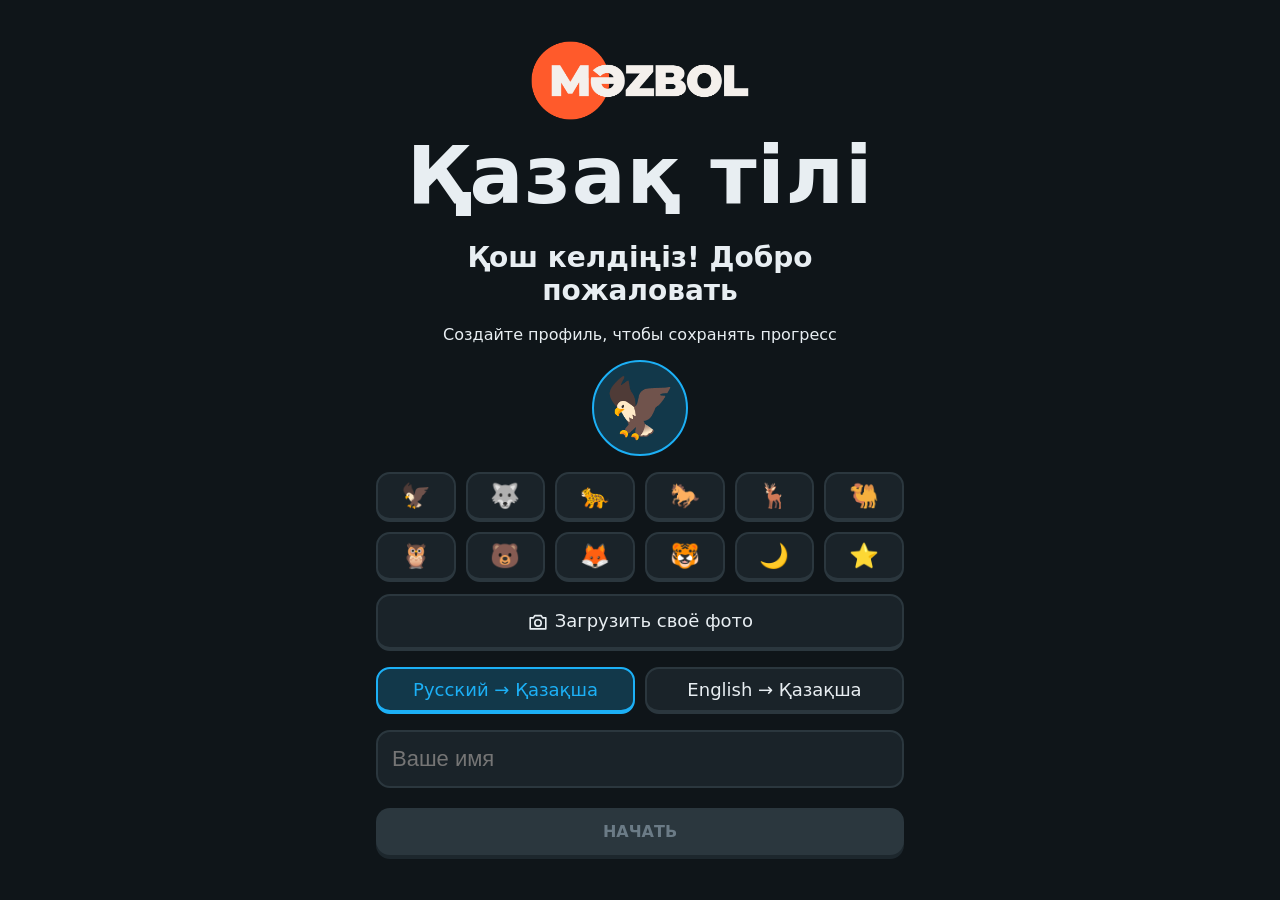
<file: index.html>
<!doctype html>
<html lang="ru">
<head>
  <meta charset="utf-8">
  <meta name="viewport" content="width=device-width, initial-scale=1">
  <title>MƏZBOL</title>
  <link rel="stylesheet" href="style.css">
</head>
<body>
  <div id="app"></div>
  <script src="data.js"></script>
  <script src="lessons2.js"></script>
  <script src="i18n.js"></script>
  <script src="i18n2.js"></script>
  <script src="words.js"></script>
  <script src="scenes.js"></script>
  <script src="gamify.js"></script>
  <script src="games.js"></script>
  <script src="app.js"></script>
</body>
</html>
</file>
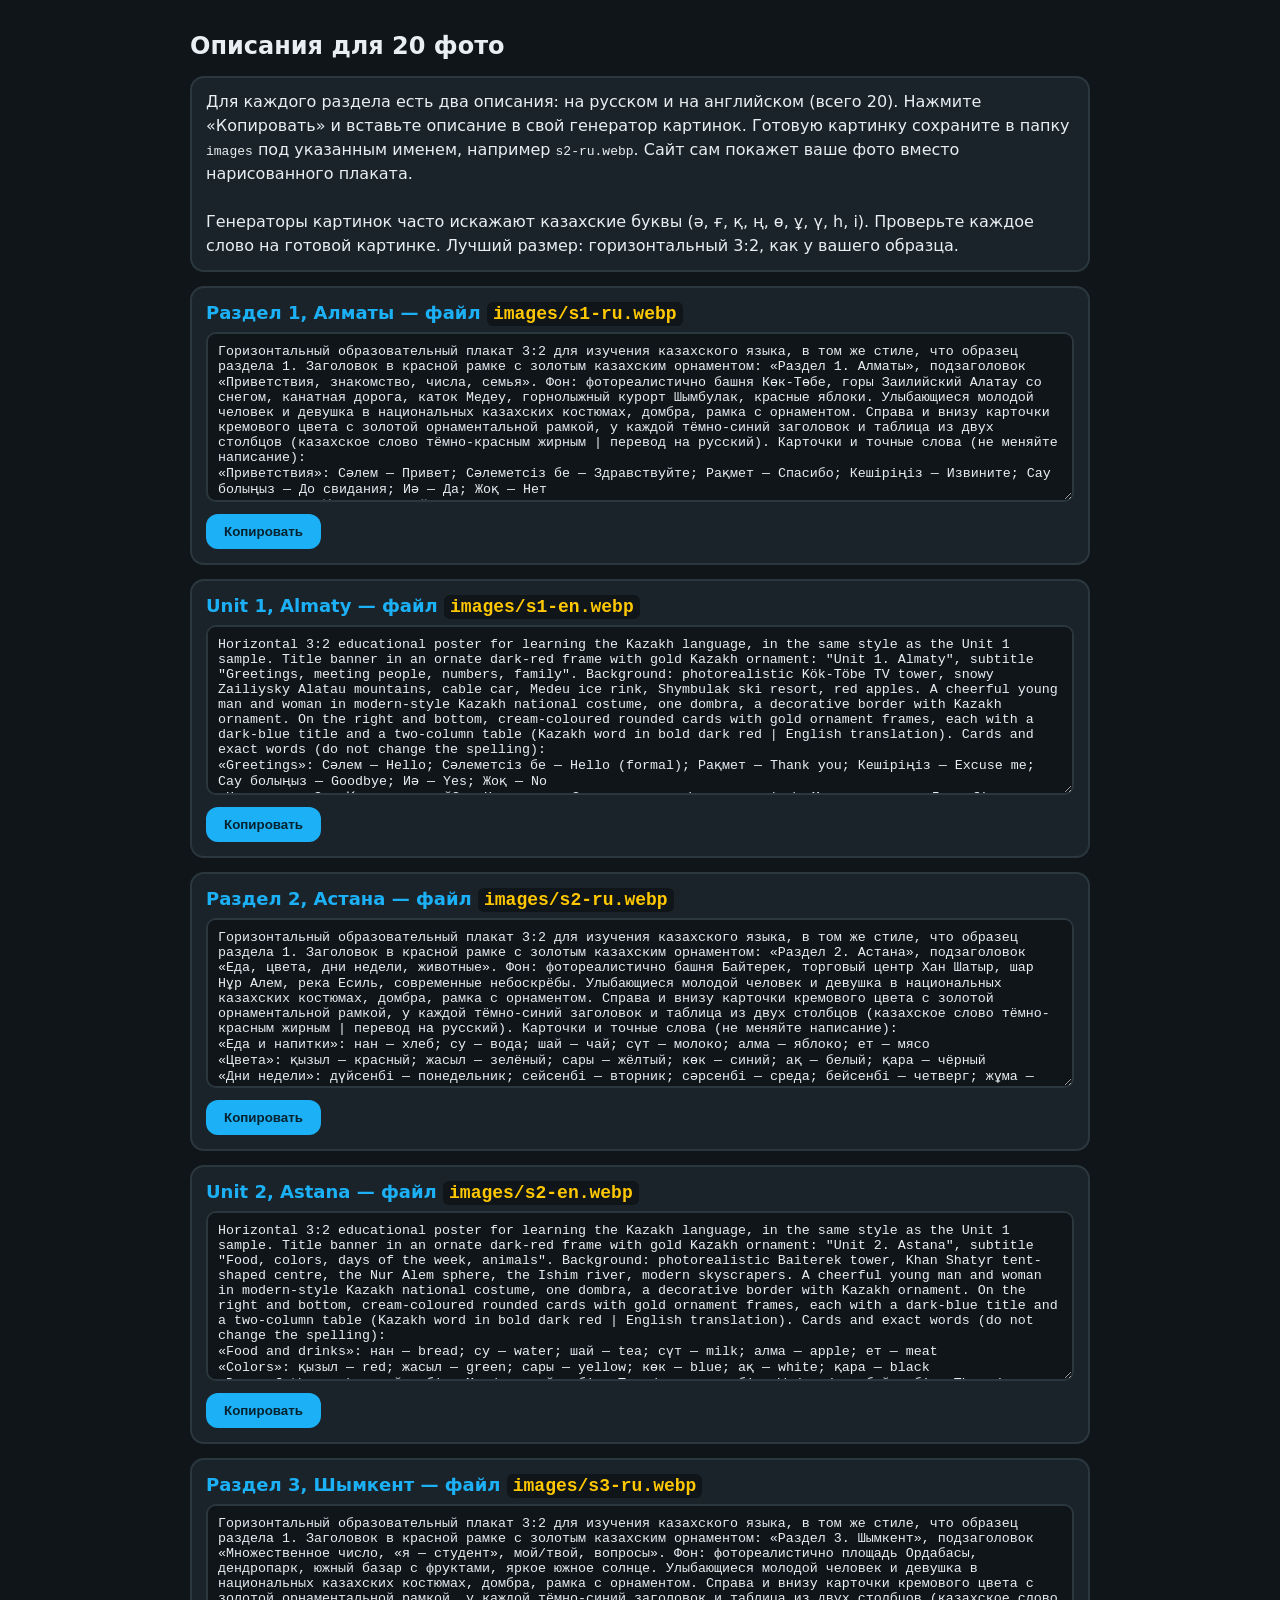
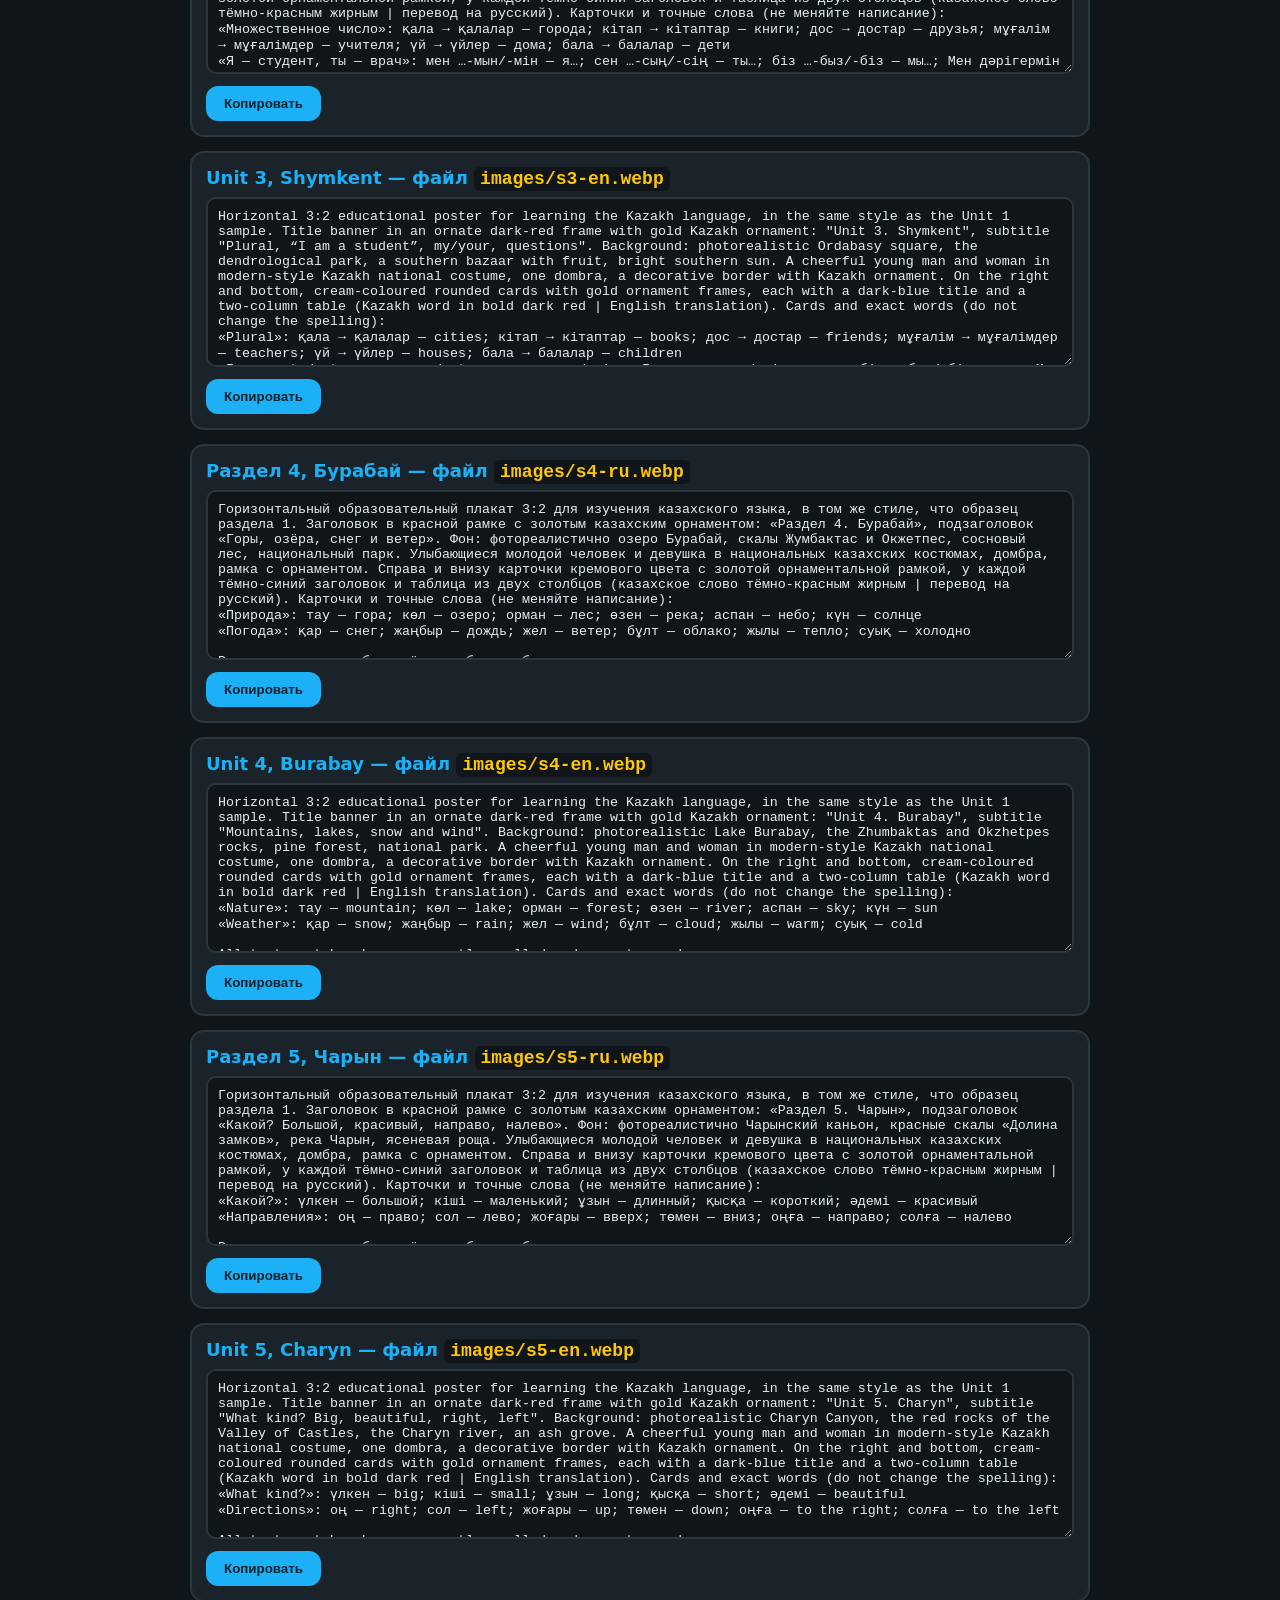
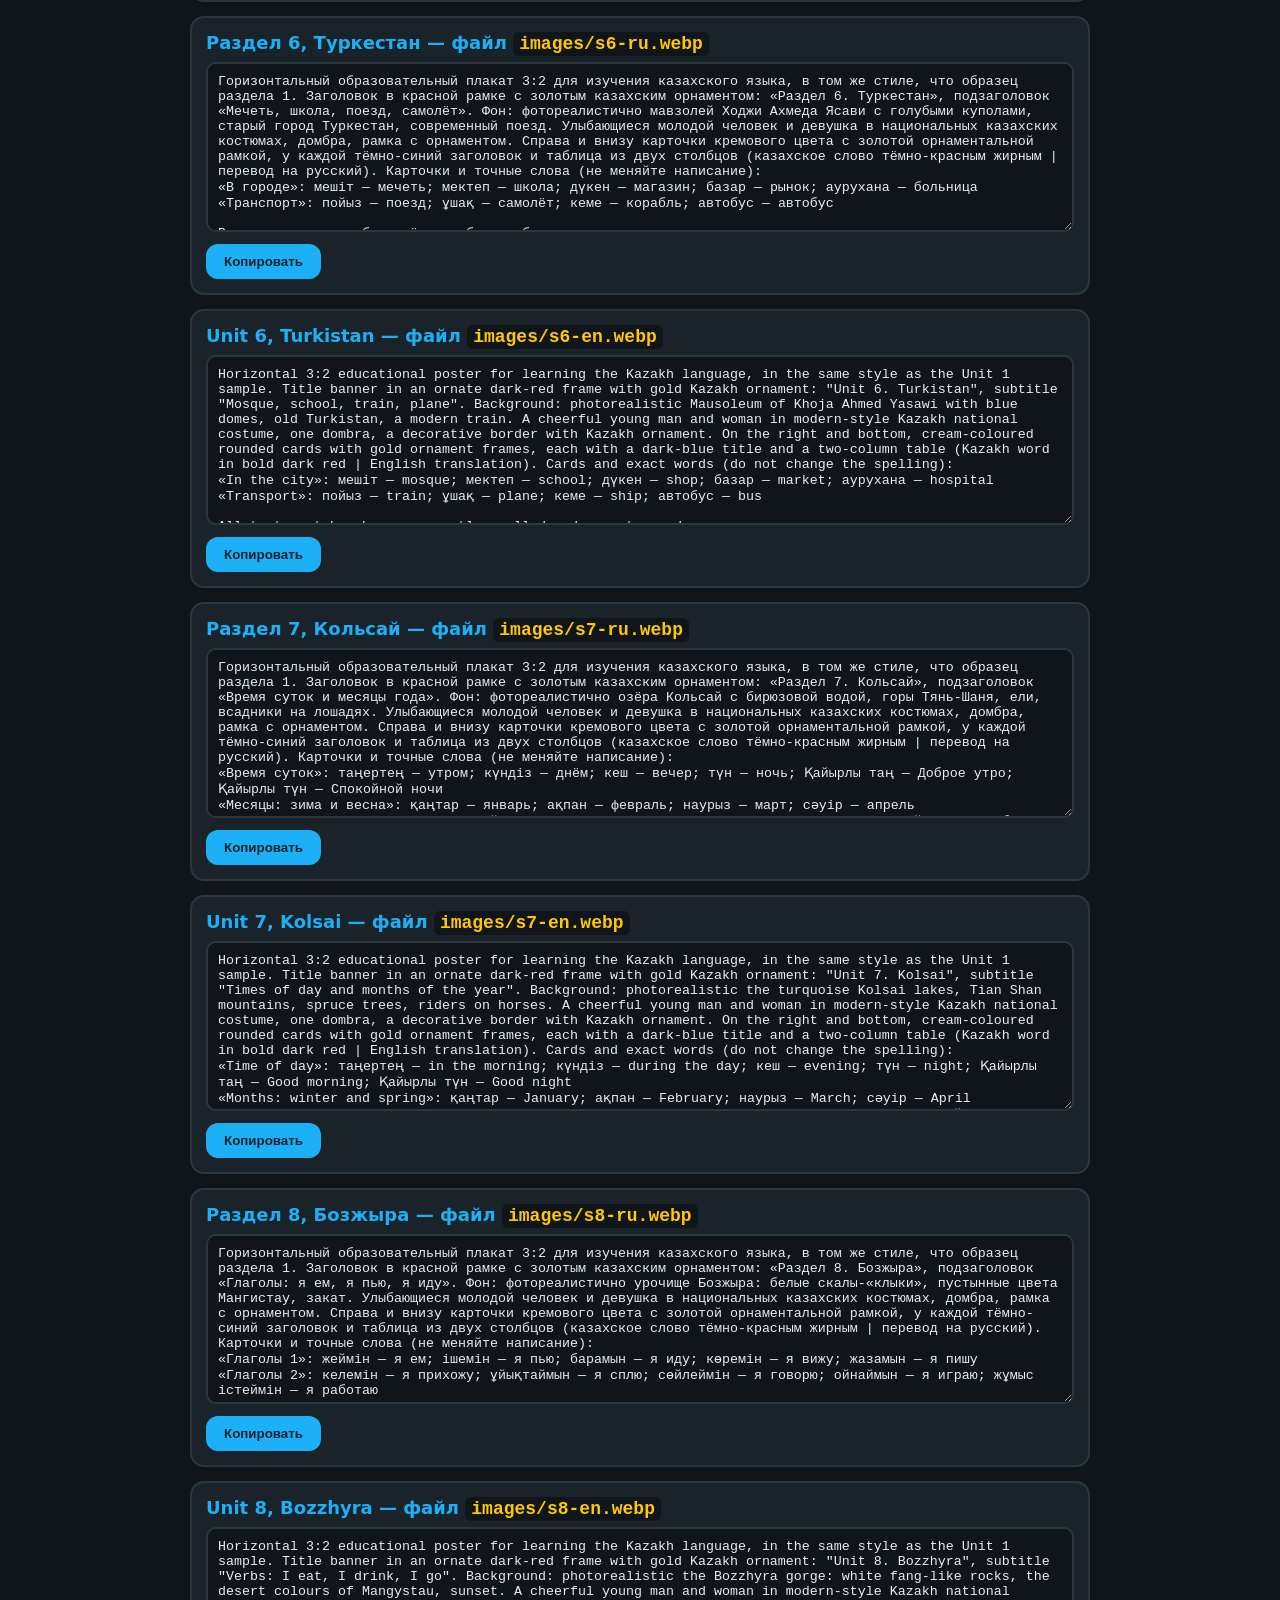
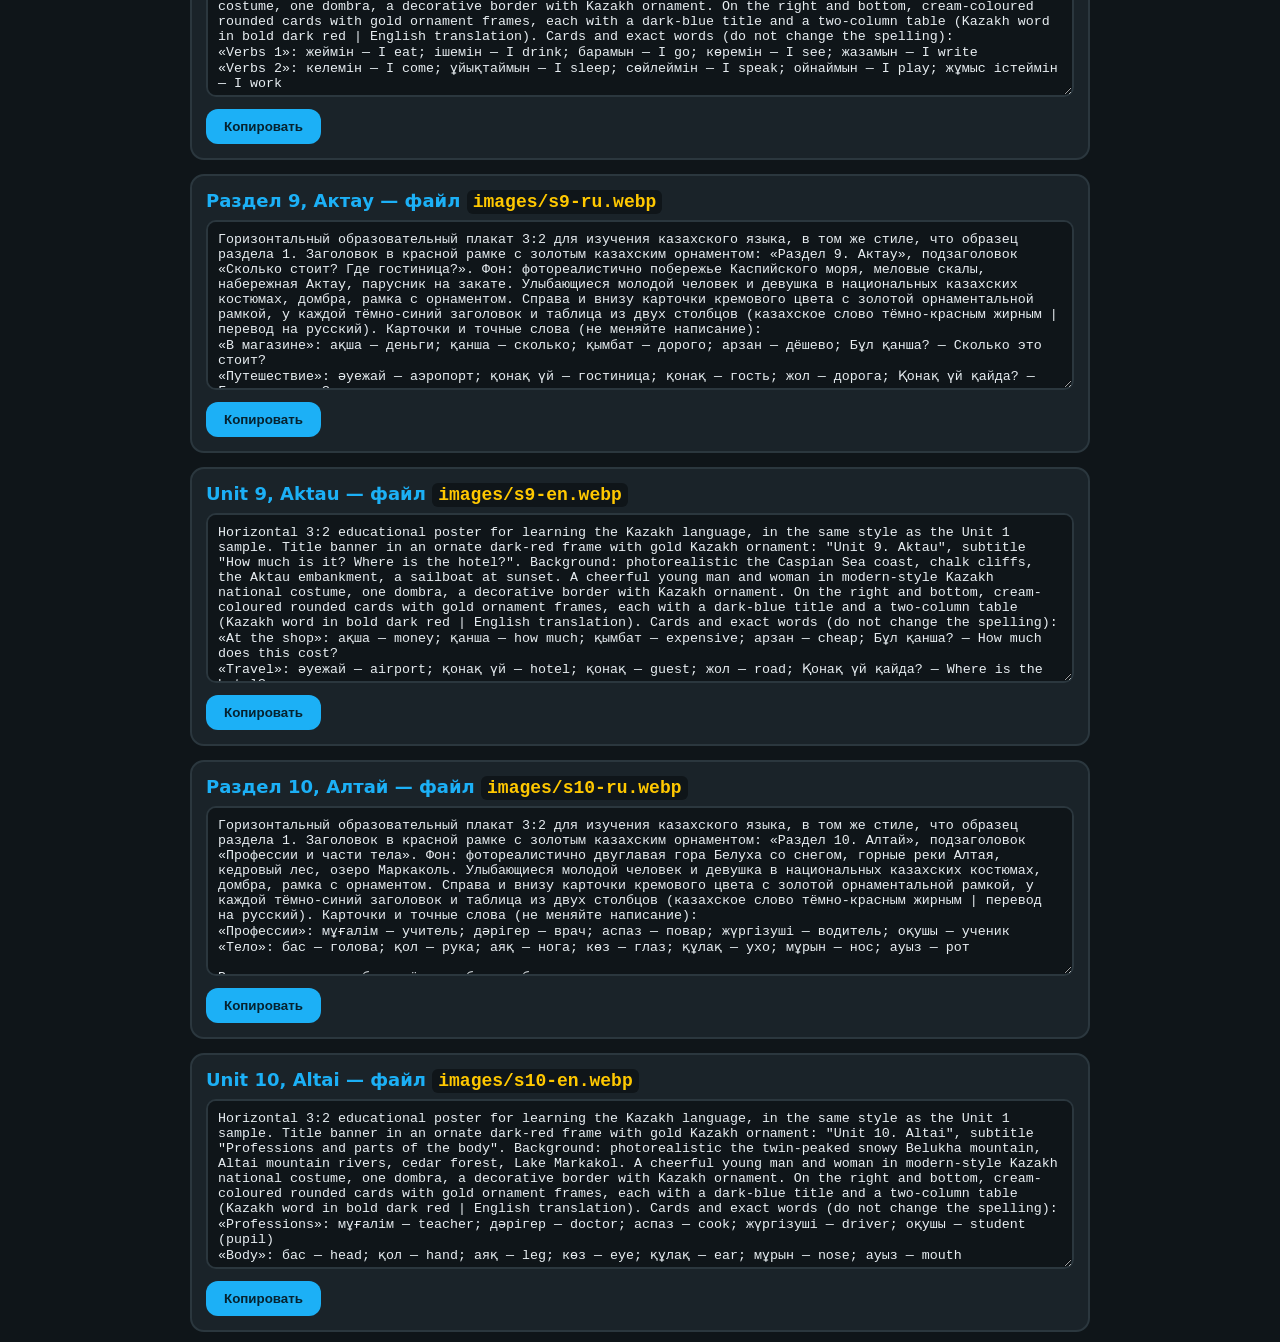
<file: prompts.html>
<!doctype html>
<html lang="ru">
<head>
<meta charset="utf-8">
<meta name="viewport" content="width=device-width, initial-scale=1">
<title>Описания для 20 фото</title>
<style>
body{margin:0;font-family:"Segoe UI",system-ui,Arial,sans-serif;background:#0f1519;color:#e8eef2}
.wrap{max-width:900px;margin:0 auto;padding:16px}
h1{font-size:24px}
.note{background:#1a2329;border:2px solid #2b373e;border-radius:14px;padding:12px 14px;line-height:1.5}
.item{background:#1a2329;border:2px solid #2b373e;border-radius:14px;padding:14px;margin:14px 0}
.item h2{margin:0 0 8px;font-size:18px;color:#1cb0f6}
.item code{background:#0f1519;border-radius:6px;padding:2px 6px;color:#ffc800}
.item textarea{width:100%;min-height:170px;box-sizing:border-box;background:#0f1519;color:#e8eef2;border:2px solid #2b373e;border-radius:10px;padding:10px;font:14px/1.5 inherit;resize:vertical}
button{border:0;border-radius:12px;padding:10px 18px;font-weight:800;color:#06222f;background:#1cb0f6;cursor:pointer;margin-top:8px}
.ok{color:#3ecf6b;font-weight:700;margin-left:10px}
</style>
</head>
<body>
<div class="wrap">
  <h1>Описания для 20 фото</h1>
  <div class="note">
    Для каждого раздела есть два описания: на русском и на английском (всего 20). Нажмите «Копировать» и вставьте описание в свой генератор картинок.
    Готовую картинку сохраните в папку <code>images</code> под указанным именем, например <code>s2-ru.webp</code>.
    Сайт сам покажет ваше фото вместо нарисованного плаката.<br><br>
    Генераторы картинок часто искажают казахские буквы (ә, ғ, қ, ң, ө, ұ, ү, һ, і). Проверьте каждое слово на готовой картинке.
    Лучший размер: горизонтальный 3:2, как у вашего образца.
  </div>
  <div id="list"></div>
</div>
<script src="data.js"></script>
<script src="lessons2.js"></script>
<script src="i18n.js"></script>
<script src="i18n2.js"></script>
<script src="words.js"></script>
<script>
(function () {
  var PL = ['Алматы', 'Астана', 'Шымкент', 'Бурабай', 'Чарын', 'Туркестан', 'Кольсай', 'Бозжыра', 'Актау', 'Алтай'];
  var PLEN = ['Almaty', 'Astana', 'Shymkent', 'Burabay', 'Charyn', 'Turkistan', 'Kolsai', 'Bozzhyra', 'Aktau', 'Altai'];
  var SIGHTS = [
    ['башня Көк-Төбе, горы Заилийский Алатау со снегом, канатная дорога, каток Медеу, горнолыжный курорт Шымбулак, красные яблоки', 'Kök-Töbe TV tower, snowy Zailiysky Alatau mountains, cable car, Medeu ice rink, Shymbulak ski resort, red apples'],
    ['башня Байтерек, торговый центр Хан Шатыр, шар Нұр Алем, река Есиль, современные небоскрёбы', 'Baiterek tower, Khan Shatyr tent-shaped centre, the Nur Alem sphere, the Ishim river, modern skyscrapers'],
    ['площадь Ордабасы, дендропарк, южный базар с фруктами, яркое южное солнце', 'Ordabasy square, the dendrological park, a southern bazaar with fruit, bright southern sun'],
    ['озеро Бурабай, скалы Жумбактас и Окжетпес, сосновый лес, национальный парк', 'Lake Burabay, the Zhumbaktas and Okzhetpes rocks, pine forest, national park'],
    ['Чарынский каньон, красные скалы «Долина замков», река Чарын, ясеневая роща', 'Charyn Canyon, the red rocks of the Valley of Castles, the Charyn river, an ash grove'],
    ['мавзолей Ходжи Ахмеда Ясави с голубыми куполами, старый город Туркестан, современный поезд', 'Mausoleum of Khoja Ahmed Yasawi with blue domes, old Turkistan, a modern train'],
    ['озёра Кольсай с бирюзовой водой, горы Тянь-Шаня, ели, всадники на лошадях', 'the turquoise Kolsai lakes, Tian Shan mountains, spruce trees, riders on horses'],
    ['урочище Бозжыра: белые скалы-«клыки», пустынные цвета Мангистау, закат', 'the Bozzhyra gorge: white fang-like rocks, the desert colours of Mangystau, sunset'],
    ['побережье Каспийского моря, меловые скалы, набережная Актау, парусник на закате', 'the Caspian Sea coast, chalk cliffs, the Aktau embankment, a sailboat at sunset'],
    ['двуглавая гора Белуха со снегом, горные реки Алтая, кедровый лес, озеро Маркаколь', 'the twin-peaked snowy Belukha mountain, Altai mountain rivers, cedar forest, Lake Markakol']
  ];
  function tr(s, en) { return en ? (window.I18N.en[s] || s) : s; }
  function cards(u, en) {
    return u.ids.map(function (id) {
      var l = window.LESSONS.filter(function (x) { return x.id === id; })[0];
      var rows = window.LESSON_WORDS[id].map(function (p) { return p[0] + ' — ' + tr(p[1], en); }).join('; ');
      return '«' + tr(l.title, en) + '»: ' + rows;
    }).join('\n');
  }
  function build(ui, en) {
    var u = window.UNITS[ui], place = en ? PLEN[ui] : PL[ui], sub = tr(u.desc, en);
    if (en) {
      return 'Horizontal 3:2 educational poster for learning the Kazakh language, in the same style as the Unit 1 sample. Title banner in an ornate dark-red frame with gold Kazakh ornament: "Unit ' + (ui + 1) + '. ' + place + '", subtitle "' + sub + '". Background: photorealistic ' + SIGHTS[ui][1] + '. A cheerful young man and woman in modern-style Kazakh national costume, one dombra, a decorative border with Kazakh ornament. On the right and bottom, cream-coloured rounded cards with gold ornament frames, each with a dark-blue title and a two-column table (Kazakh word in bold dark red | English translation). Cards and exact words (do not change the spelling):\n' + cards(u, true) + '\n\nAll text must be sharp, correctly spelled and easy to read.';
    }
    return 'Горизонтальный образовательный плакат 3:2 для изучения казахского языка, в том же стиле, что образец раздела 1. Заголовок в красной рамке с золотым казахским орнаментом: «Раздел ' + (ui + 1) + '. ' + place + '», подзаголовок «' + sub + '». Фон: фотореалистично ' + SIGHTS[ui][0] + '. Улыбающиеся молодой человек и девушка в национальных казахских костюмах, домбра, рамка с орнаментом. Справа и внизу карточки кремового цвета с золотой орнаментальной рамкой, у каждой тёмно-синий заголовок и таблица из двух столбцов (казахское слово тёмно-красным жирным | перевод на русский). Карточки и точные слова (не меняйте написание):\n' + cards(u, false) + '\n\nВесь текст должен быть чётким, без ошибок и легко читаемым.';
  }
  var list = document.getElementById('list');
  window.UNITS.forEach(function (u, ui) {
    [['ru', false], ['en', true]].forEach(function (pair) {
      var lang = pair[0], en = pair[1];
      var box = document.createElement('div');
      box.className = 'item';
      var h = document.createElement('h2');
      h.innerHTML = (en ? 'Unit ' : 'Раздел ') + (ui + 1) + ', ' + (en ? PLEN[ui] : PL[ui]) + ' — файл <code>images/s' + (ui + 1) + '-' + lang + '.webp</code>';
      var ta = document.createElement('textarea');
      ta.readOnly = true;
      ta.value = build(ui, en);
      var b = document.createElement('button');
      b.textContent = 'Копировать';
      var ok = document.createElement('span');
      ok.className = 'ok';
      b.onclick = function () {
        function done() { ok.textContent = 'Скопировано'; setTimeout(function () { ok.textContent = ''; }, 1500); }
        ta.select();
        if (navigator.clipboard && navigator.clipboard.writeText) {
          navigator.clipboard.writeText(ta.value).then(done, function () { document.execCommand('copy'); done(); });
        } else { document.execCommand('copy'); done(); }
      };
      box.appendChild(h); box.appendChild(ta); box.appendChild(b); box.appendChild(ok);
      list.appendChild(box);
    });
  });
})();
</script>
</body>
</html>
</file>
<file: style.css>
:root{--blue:#1cb0f6;--blue-d:#1788c0;--blue-bg:#12384a;--gold:#ffc800;--gold-d:#d9a900;--green:#1cb0f6;--green-d:#1788c0;--red:#ff4b4b;--red-d:#c93a3a;--bg:#0f1519;--card:#1a2329;--text:#e8eef2;--gray:#2b373e;--gray-d:#6b7b86}
*{box-sizing:border-box}
body{margin:0;font-family:"Segoe UI",system-ui,Arial,sans-serif;color:var(--text);background:var(--bg)}
button{font:inherit;cursor:pointer;color:inherit}
.top{position:sticky;top:0;background:var(--bg);border-bottom:2px solid var(--gray);display:flex;justify-content:space-between;align-items:center;padding:10px 16px;z-index:5}
.brand{font-weight:800;color:var(--blue);font-size:20px}
.stats{display:flex;gap:14px;font-weight:700;align-items:center}
.modal{position:fixed;inset:0;background:rgba(0,0,0,.65);display:flex;align-items:center;justify-content:center;z-index:50;padding:20px}
.modal .box{background:var(--card);border:2px solid var(--gray);border-radius:18px;padding:22px;max-width:360px;width:100%;text-align:center}
.modal p{font-size:18px;font-weight:700;margin:0 0 18px}
.modal .row{display:flex;gap:10px}.modal .row .btn{flex:1;padding:12px}
.btn.gray{background:var(--gray);box-shadow:0 4px 0 #1d272d;color:var(--text)}
.section{position:relative;overflow:hidden;border-radius:22px;margin-bottom:28px;padding:12px 12px 8px;border:2px solid var(--gray)}
.section .scene{position:absolute;inset:0;z-index:0}
.section .scene svg{width:100%;height:100%;display:block}
.section .scene:after{content:"";position:absolute;inset:0;background:linear-gradient(rgba(15,21,25,.1),rgba(15,21,25,.35))}
.section>.unit,.section>.path{position:relative;z-index:1}
.section .unit{margin-bottom:20px;box-shadow:0 6px 18px rgba(0,0,0,.35)}
.place{display:inline-block;font-size:12px;font-weight:800;letter-spacing:.08em;text-transform:uppercase;background:#06222f;color:var(--blue);border-radius:8px;padding:2px 8px;margin-bottom:6px}
.section .label{background:rgba(10,16,20,.72);padding:3px 12px;border-radius:12px;display:inline-block;max-width:170px;white-space:normal;line-height:1.25}
.tabs{display:flex;gap:8px;margin-bottom:16px}
.tabs button{flex:1;display:inline-flex;align-items:center;justify-content:center;gap:8px;padding:10px;border:2px solid var(--gray);border-bottom-width:4px;border-radius:14px;background:var(--card);font-weight:800;text-transform:uppercase;font-size:14px}
.tabs button{font-size:12px;gap:5px;padding:10px 4px}
.trbox textarea.txt{font-size:20px;resize:vertical;font-family:inherit}
.trdir{color:var(--gray-d);font-weight:700;margin:8px 2px;min-height:20px;font-size:13px}
.res{background:var(--blue-bg);border:2px solid var(--blue);color:var(--text);border-radius:14px;padding:14px;font-size:24px;font-weight:700}
.unk{color:var(--red);text-decoration:underline wavy}
.miss{color:var(--gray-d);margin-top:8px;font-size:14px}
.aibtn{display:inline-flex;align-items:center;gap:8px;margin-top:12px;font-size:14px;padding:10px 18px}
.warn{color:var(--gold)}
#aiout:empty,#tout:empty{display:none}
.trnote{color:var(--gray-d);font-size:13px;margin:16px 2px}
.trh{margin:18px 2px 10px}
.phr{display:grid;gap:8px}
.ph{display:flex;flex-direction:column;align-items:flex-start;gap:2px;padding:12px 14px;border:2px solid var(--gray);border-bottom-width:4px;border-radius:14px;background:var(--card);text-align:left}
.ph b{color:var(--blue);font-size:18px}.ph span{opacity:.8;font-size:14px}
.tabs button.on{border-color:var(--blue);background:var(--blue-bg);color:var(--blue)}
.dcount{color:var(--gray-d);font-weight:700;margin:10px 2px}
.dsec{margin-bottom:20px;border:2px solid var(--gray);border-radius:18px;overflow:hidden;background:var(--card)}
.dhead{position:relative;height:84px;display:flex;align-items:flex-end;padding:12px 14px;overflow:hidden}
.dhead .scene{position:absolute;inset:0}
.dhead .scene svg{width:100%;height:100%;display:block}
.dhead .scene:after{content:"";position:absolute;inset:0;background:linear-gradient(rgba(15,21,25,.1),rgba(15,21,25,.75))}
.dhead .dt{position:relative;z-index:1}
.dhead h2{margin:4px 0 0;font-size:18px}
.dwords{display:grid;grid-template-columns:1fr 1fr}
.w{padding:12px 14px;border-top:1px solid var(--gray);display:flex;flex-direction:column;gap:2px}
.w:nth-child(odd){border-right:1px solid var(--gray)}
.w b{font-size:18px;color:var(--blue)}
.w span{color:var(--text);opacity:.8;font-size:14px}
.gamelist{display:grid;gap:10px}
.gcard{display:flex;align-items:center;gap:14px;text-align:left;padding:14px;border:2px solid var(--gray);border-bottom-width:4px;border-radius:16px;background:var(--card)}
.gcard:active{transform:translateY(2px)}
.gico{flex:none;width:54px;height:54px;border-radius:14px;background:var(--blue);display:flex;align-items:center;justify-content:center}
.gtxt{display:flex;flex-direction:column;gap:2px}
.gtxt b{font-size:18px}.gtxt span{opacity:.75;font-size:14px}.gtxt em{font-style:normal;color:var(--gold);font-size:13px;font-weight:700}
.gtitle{flex:1;font-weight:800;font-size:18px}
.ghud{font-weight:800;color:var(--blue);font-size:18px}
.gword{font-size:40px;font-weight:800;color:var(--blue);text-align:center;margin:24px 0}
.memgrid{display:grid;grid-template-columns:repeat(3,1fr);gap:10px}
.mem{min-height:84px;border:2px solid var(--gray);border-bottom-width:4px;border-radius:14px;background:var(--blue);color:transparent;font-size:16px;font-weight:700;padding:6px}
.mem.up,.mem.done{background:var(--card);color:var(--text)}
.mem.done{border-color:var(--blue);background:var(--blue-bg);color:var(--blue)}
/* --- геймификация --- */
.top{flex-wrap:wrap;row-gap:8px}
.statsrow{width:100%;display:flex;align-items:center;gap:8px;flex-wrap:wrap}
.chip{display:inline-flex;align-items:center;gap:5px;background:var(--card);border:2px solid var(--gray);border-radius:12px;padding:3px 9px;font-weight:800;color:#fff}
.lvl{flex:1;min-width:150px;display:flex;align-items:center;gap:8px;color:#fff}
.lvl b{font-size:13px;white-space:nowrap;color:var(--blue)}
.lvl i{flex:1;min-width:40px;height:10px;background:var(--gray);border-radius:6px;overflow:hidden}
.lvl u{display:block;height:100%;background:var(--blue);border-radius:6px;transition:width .3s}
.lvl small{font-size:12px;font-weight:700;color:#cfdbe3}
.daily{display:flex;flex-direction:column;gap:8px;background:var(--card);border:2px solid var(--gray);border-radius:16px;padding:12px 14px;margin-bottom:16px}
.daily b{font-size:16px}.daily p{margin:2px 0 0;color:#cfdbe3;font-size:14px}
.dbar,.uprog i{display:block;height:10px;background:var(--gray);border-radius:6px;overflow:hidden}
.dbar u,.uprog u{display:block;height:100%;border-radius:6px;transition:width .3s}
.dbar u{background:var(--gold)}
.uprog{margin-top:10px;font-size:13px;font-weight:700}
.uprog i{background:rgba(6,34,47,.28);margin-top:4px}.uprog u{background:#06222f}
.path{gap:0;padding-bottom:12px}
.lnode{width:100%;max-width:200px;height:150px;display:flex;flex-direction:column;align-items:center;justify-content:flex-start;text-align:center}
.lnode .stars{height:18px;margin-top:8px;display:flex;gap:2px;align-items:center}
.lnode .label{margin-top:4px;font-size:15px;max-width:170px;display:-webkit-box;-webkit-line-clamp:2;-webkit-box-orient:vertical;overflow:hidden;line-height:1.25}
.node.done{background:#3ecf6b;box-shadow:0 6px 0 #27a04d;color:#06260f}
.node.repeat{background:var(--gold);box-shadow:0 6px 0 var(--gold-d);color:#3a2e00}
.node.current{background:var(--blue);color:#06222f;animation:glow 1.8s ease-in-out infinite}
@keyframes glow{0%,100%{box-shadow:0 6px 0 var(--blue-d),0 0 0 0 rgba(28,176,246,.7)}50%{box-shadow:0 6px 0 var(--blue-d),0 0 22px 8px rgba(28,176,246,.55)}}
.contbar{position:fixed;left:0;right:0;bottom:0;padding:12px 16px;background:linear-gradient(transparent,var(--bg) 40%);z-index:6;display:flex;justify-content:center}
.contbar .btn{display:inline-flex;align-items:center;gap:8px;max-width:560px;width:100%;justify-content:center;font-size:14px}
.wrap{padding-bottom:90px}
.node.exam{border-radius:24px;width:96px}
.node.exam.current{background:var(--gold);color:#3a2e00;box-shadow:0 6px 0 var(--gold-d)}
.mbox{background:var(--card);border:2px solid var(--gold);border-radius:16px;padding:14px;margin-bottom:16px}
.mh{display:flex;align-items:center;gap:10px;margin-bottom:8px;font-size:17px}
.badge{background:var(--gold);color:#3a2e00;font-weight:800;border-radius:12px;padding:1px 10px}
.chips{display:flex;flex-wrap:wrap;gap:6px;margin-bottom:12px}
.mchip{background:var(--bg);border:1px solid var(--gray);border-radius:10px;padding:4px 8px;font-size:13px;color:#cfdbe3}.mchip b{color:var(--blue)}
.barys{display:flex;align-items:center;gap:10px;margin-bottom:16px;text-align:left}
.bubble{position:relative;background:var(--card);border:2px solid var(--gray);border-radius:16px;padding:10px 14px;display:flex;flex-direction:column;gap:2px;color:#fff}
.bubble:before{content:"";position:absolute;left:-9px;top:50%;margin-top:-8px;border:8px solid transparent;border-right-color:var(--gray);border-left:0}
.bubble b{font-size:16px}.bubble span{color:#cfdbe3;font-size:13px}
.center .barys{justify-content:center;margin-top:16px}
.coinbtn{cursor:pointer}
.shop{position:fixed;inset:0;background:var(--bg);z-index:40;overflow:auto}
.shophead{position:sticky;top:0;background:var(--bg);border-bottom:2px solid var(--gray);display:flex;align-items:center;gap:12px;padding:14px 16px;font-size:20px}
.shophead b{flex:1}
.shopbody{max-width:560px;margin:0 auto;padding:12px 16px 40px}
.item{display:flex;align-items:center;gap:12px;background:var(--card);border:2px solid var(--gray);border-radius:14px;padding:10px;margin-bottom:8px}
.item .pv{flex:none;width:56px;height:56px;display:flex;align-items:center;justify-content:center}
.sw{display:block;width:44px;height:44px;border-radius:12px;border:2px solid var(--gray)}
.item .nm{flex:1;display:flex;flex-direction:column;gap:2px;color:#fff}.item .nm span{display:inline-flex;align-items:center;gap:4px;color:var(--gold);font-weight:700;font-size:14px}
.item .btn{padding:10px 14px;font-size:13px}
.warn{color:var(--gold);font-style:normal;font-size:12px}
body.bg-stars{background:radial-gradient(circle at 12% 18%,#fff 0 1px,transparent 2px),radial-gradient(circle at 78% 12%,#fff 0 1px,transparent 2px),radial-gradient(circle at 40% 55%,#cfe3ff 0 1px,transparent 2px),radial-gradient(circle at 88% 70%,#fff 0 1px,transparent 2px),radial-gradient(circle at 20% 88%,#fff 0 1px,transparent 2px),#0a1124;background-attachment:fixed}
body.bg-steppe{background:linear-gradient(#0f1519,#2a1a2e 55%,#4a2a30);background-attachment:fixed}
.logo{display:block;flex:none}
.brand{gap:8px}
.brandtxt{font-size:15px;font-weight:800;color:var(--text);white-space:nowrap;letter-spacing:.01em}
.center .big .logo{margin:0 auto}
.brandtxt.big{font-size:24px;margin-top:8px}
/* --- плакаты разделов --- */
.poster{position:relative;overflow:hidden;border-radius:18px;padding:14px;background:#0e2f4a}
.poster .scene,.pbanner .scene{position:absolute;inset:0;z-index:0}
.poster .scene svg,.pbanner .scene svg{width:100%;height:100%;display:block}
.poster .scene:after,.pbanner .scene:after{content:"";position:absolute;inset:0;background:rgba(10,20,40,.25)}
.pban{position:relative;z-index:1;text-align:center;margin:0 auto 14px;max-width:560px;background:linear-gradient(#7a1f2b,#5a1420);border:3px solid #d9b45a;border-radius:16px;padding:10px 18px;color:#fff6d6}
.pban b{display:block;font-size:24px;font-family:Georgia,"Times New Roman",serif}
.pban span{display:block;font-size:14px;background:#fbf1d3;color:#5a1420;border-radius:10px;margin-top:6px;padding:2px 10px;font-weight:700}
.pban.small{margin:0;max-width:none;padding:8px 14px}.pban.small b{font-size:20px}
.pgrid{position:relative;z-index:1;display:grid;grid-template-columns:repeat(auto-fit,minmax(230px,1fr));gap:12px}
.pcard{background:#fbf1d3;border:3px solid #d9b45a;border-radius:14px;padding:10px 12px;color:#2a1a0a;min-width:0}
.pcard.big{margin:12px 0}
.ptitle{font-weight:800;color:#0e2f4a;font-size:18px;border-bottom:2px solid #d9b45a;padding-bottom:4px;margin-bottom:6px;font-family:Georgia,"Times New Roman",serif}
.pcard table{width:100%;border-collapse:collapse}
.pcard td{padding:4px 6px;border-bottom:1px solid #e3d29b;font-size:14px;overflow-wrap:anywhere}
.pcard td.kk{font-weight:800;color:#8b1e2d;width:46%;font-size:16px}
.pbanner{position:relative;overflow:hidden;border-radius:16px;min-height:120px;display:flex;align-items:flex-end;padding:12px;background:#0e2f4a}
.pbanner .pban{width:100%}
.introimg{margin-bottom:4px}
.pimg{display:block;width:100%;height:auto;border-radius:14px;margin-bottom:12px}
.pbtn{display:inline-flex;align-items:center;gap:6px;border:2px solid var(--blue);background:var(--card);color:var(--blue);border-radius:12px;padding:6px 12px;font-weight:800;font-size:13px;margin-top:10px}
.unit .pbtn{background:#06222f;border-color:#06222f}
.pview{position:fixed;inset:0;background:var(--bg);z-index:45;overflow:auto}
.pbody{max-width:900px;margin:0 auto;padding:12px 16px 40px}
.bigstars{display:flex;justify-content:center;gap:6px;margin-top:6px}
.lg{border:2px solid var(--blue);background:none;color:var(--blue);border-radius:10px;padding:2px 8px;font-weight:800;font-size:13px}
.stat,.brand,.hearts{display:inline-flex;align-items:center;gap:5px}
.node{display:inline-flex;align-items:center;justify-content:center}
.node.locked svg{opacity:.85}
.sum div{display:inline-flex;align-items:center;gap:6px}
.wrap{max-width:560px;margin:0 auto;padding:16px}
.unit{background:var(--blue);color:#06222f;border-radius:16px;padding:14px 18px;margin-bottom:24px}
.unit h2{margin:0;font-size:20px}.unit p{margin:4px 0 0;opacity:.85}
.path{display:flex;flex-direction:column;align-items:center;gap:22px;padding-bottom:40px}
.node{width:78px;height:70px;border-radius:50%;border:0;font-size:32px;background:var(--blue);box-shadow:0 6px 0 var(--blue-d);color:#fff;position:relative}
.node.locked{background:var(--gray);box-shadow:0 6px 0 #1d272d;color:var(--gray-d);cursor:not-allowed}
.node:active:not(.locked){transform:translateY(4px);box-shadow:0 2px 0 var(--blue-d)}
.label{font-weight:700;margin-top:12px}
.lesson{position:fixed;inset:0;background:var(--bg);display:flex;flex-direction:column;z-index:10}
.lhead{display:flex;align-items:center;gap:12px;padding:16px;max-width:700px;width:100%;margin:0 auto}
.close{border:0;background:none;font-size:26px;color:var(--gray-d)}
.bar{flex:1;height:16px;background:var(--gray);border-radius:8px;overflow:hidden}
.bar i{display:block;height:100%;background:var(--blue);border-radius:8px;transition:width .3s}
.hearts{font-weight:800;color:var(--red)}
.lbody{flex:1;overflow:auto;max-width:700px;width:100%;margin:0 auto;padding:8px 20px}
.lbody h1{font-size:24px;margin:10px 0 18px}
.prompt{font-size:30px;font-weight:700;color:var(--blue);margin-bottom:18px}
.opts{display:grid;gap:10px}
.opt{padding:14px;border:2px solid var(--gray);border-bottom-width:4px;border-radius:14px;background:var(--card);font-size:18px;text-align:left}
.opt.sel{border-color:var(--blue);background:var(--blue-bg);color:var(--blue)}
.opt.used{opacity:.3;pointer-events:none}
.opt.ok{border-color:var(--blue);background:var(--blue-bg)}
.opt.bad{border-color:var(--red);background:#3a1b1b}
.answerbox{min-height:60px;border-bottom:2px solid var(--gray);display:flex;flex-wrap:wrap;gap:8px;padding:8px 0;margin-bottom:18px}
.tiles{display:flex;flex-wrap:wrap;gap:8px}
.tile{padding:10px 16px;border:2px solid var(--gray);border-bottom-width:4px;border-radius:12px;background:var(--card);font-size:18px}
.match{display:grid;grid-template-columns:1fr 1fr;gap:10px}
.match .opt{text-align:center}
input.txt{width:100%;font-size:22px;padding:14px;border:2px solid var(--gray);border-radius:14px;outline:none;background:var(--card);color:var(--text)}
input.txt:focus{border-color:var(--blue)}
.kb{display:flex;flex-wrap:wrap;gap:6px;margin-top:12px}
.kb button{min-width:40px;padding:8px 10px;border:2px solid var(--gray);border-radius:10px;background:var(--card);font-size:18px}
.speak{border:0;background:var(--blue);color:#06222f;border-radius:12px;padding:6px 12px;margin-left:8px;font-size:18px}
.foot{border-top:2px solid var(--gray);padding:16px}
.foot .in{max-width:700px;margin:0 auto;display:flex;justify-content:space-between;align-items:center;gap:12px}
.foot.ok{background:var(--blue-bg)}.foot.bad{background:#3a1b1b}
.msg{font-weight:800;font-size:18px}.foot.ok .msg{color:var(--blue)}.foot.bad .msg{color:var(--red)}
.btn{border:0;border-radius:14px;padding:14px 28px;font-weight:800;font-size:16px;color:#06222f;background:var(--blue);box-shadow:0 4px 0 var(--blue-d);text-transform:uppercase}
.btn:disabled{background:var(--gray);box-shadow:0 4px 0 #1d272d;color:var(--gray-d);cursor:not-allowed}
.btn.red{background:var(--red);box-shadow:0 4px 0 var(--red-d);color:#fff}
.center{text-align:center;padding-top:60px}
.center .big{font-size:80px}
.center h1{font-size:28px}
.sum{display:flex;gap:12px;justify-content:center;margin:20px 0}
.sum div{border:2px solid var(--gold);border-radius:14px;padding:12px 20px;font-weight:800;color:var(--gold)}
</file>
